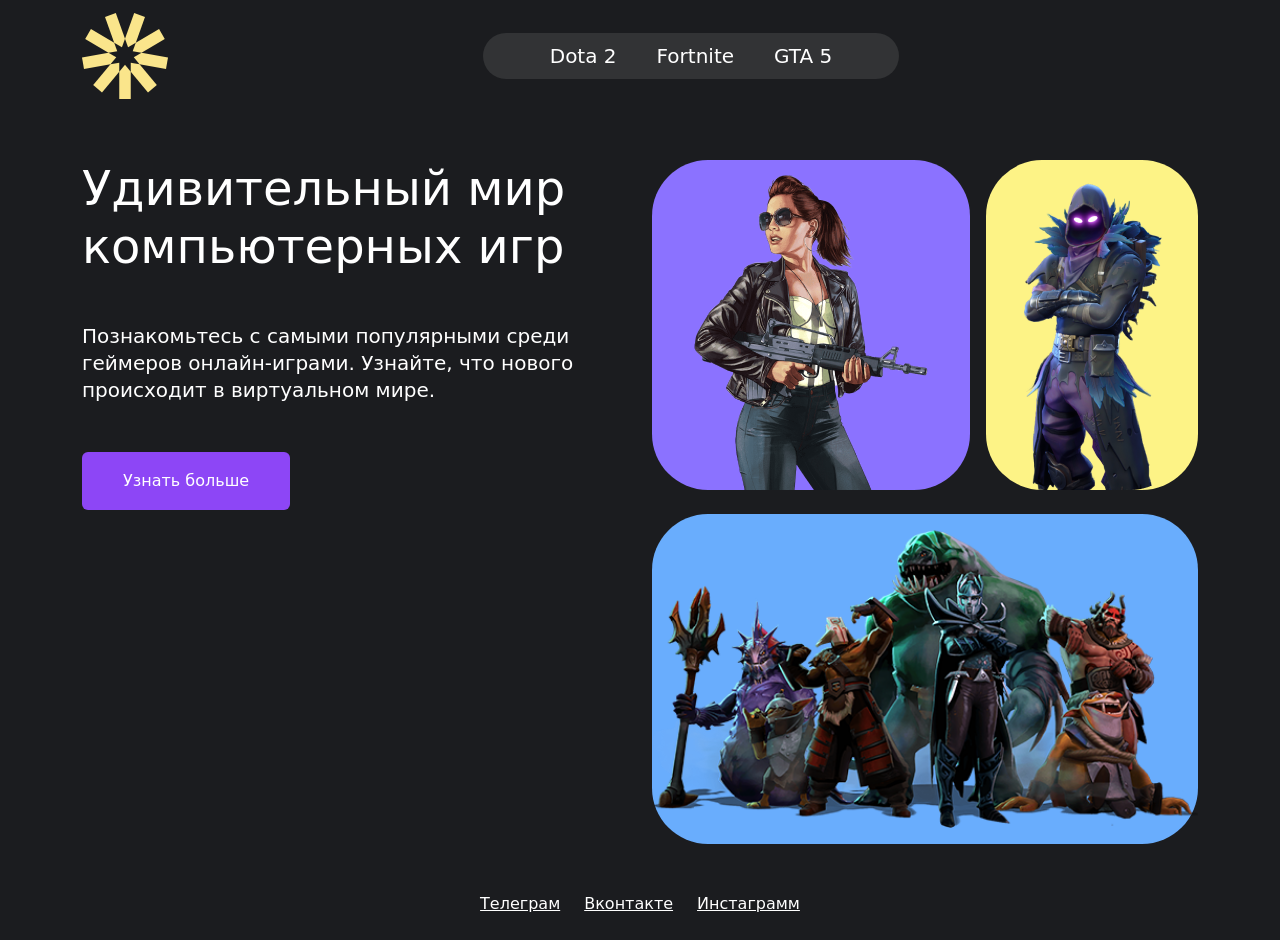
<file: index.html>
<!DOCTYPE html>
<html lang="en">
  <head>
    <meta charset="UTF-8">
    <meta http-equiv="X-UA-Compatible" content="IE=edge">
    <meta name="viewport" content="width=device-width, initial-scale=1.0">
    <title>Главная</title>
    <!-- Bootstrap-->
    <link href="https://cdn.jsdelivr.net/npm/bootstrap@5.2.3/dist/css/bootstrap.min.css" rel="stylesheet" integrity="sha384-rbsA2VBKQhggwzxH7pPCaAqO46MgnOM80zW1RWuH61DGLwZJEdK2Kadq2F9CUG65" crossorigin="anonymous">
    <!-- Свой файл стилей-->
    <link rel="stylesheet" href="style.css">
  </head>
  <body> 
    <div class="container-xl p-0">
      <nav class="navbar navbar-expand-lg menu-bg">
        <div class="container-fluid"><a class="navbar-brand" href="index.html"><img class="logo" src="./img/logo.svg" width="86" height="86" alt=""></a>
          <button class="navbar-toggler menu-btn" type="button" data-bs-toggle="collapse" data-bs-target="#navbarNavAltMarkup" aria-controls="navbarNavAltMarkup" aria-expanded="false" aria-label="Переключатель навигации"><span class="navbar-toggler-icon"></span></button>
          <div class="collapse navbar-collapse justify-content-center" id="navbarNavAltMarkup">
            <div class="navbar-nav navigation"><a class="nav-link text-white fs-5" href="dota.html">Dota 2</a><a class="nav-link text-white fs-5 mx-4" href="fortnite.html">Fortnite</a><a class="nav-link text-white fs-5" href="gta.html">GTA 5</a></div>
          </div>
        </div>
      </nav>
    </div>
    <main>
      <section class="main-content pt-5">
        <div class="container">
          <div class="row">
            <div class="col-xxl-7 col-xl-6 col-lg-6 col-md-12">
              <!-- Колонка для блока с текстом-->
              <div class="hero-section pb-5">
                <h1 class="hero-title text-white m-0">Удивительный мир <br> компьютерных игр</h1>
                <p class="hero-desc text-white my-5">Познакомьтесь с самыми популярными среди<br> геймеров онлайн-играми. Узнайте, что нового <br> происходит в виртуальном мире.</p><a class="btn btn-purple text-white" href="">Узнать больше</a>
              </div>
            </div>
            <div class="col-xxl-5 col-xl-6 col-lg-6 col-md-12">
              <!-- Колонка для карточек с играми-->
              <div class="card-games d-flex flex-column">
                <div class="first-card-row d-flex justify-content-between">
                  <div class="gta-img"><img src="./img/gta.png" alt=""></div>
                  <div class="fortnite-img"><img src="./img/fort.png" alt=""></div>
                </div>
                <div class="dota-img mt-4"><img src="./img/dota.png" alt=""></div>
              </div>
              <!-- // Колонка для карточек с играми-->
            </div>
          </div>
        </div>
      </section>
    </main>
    <footer>
      <div class="footer-content container d-flex justify-content-center mt-5 pb-4"><a class="text-white footer-link" href="">Телеграм</a><a class="text-white footer-link" href="">Вконтакте</a><a class="text-white footer-link" href="">Инстаграмм</a></div>
    </footer>
    <!-- Bootstrap JS-->
    <script src="https://cdn.jsdelivr.net/npm/bootstrap@5.2.3/dist/js/bootstrap.bundle.min.js" crossorigin="anonymous"></script>
  </body>
</html>
</file>
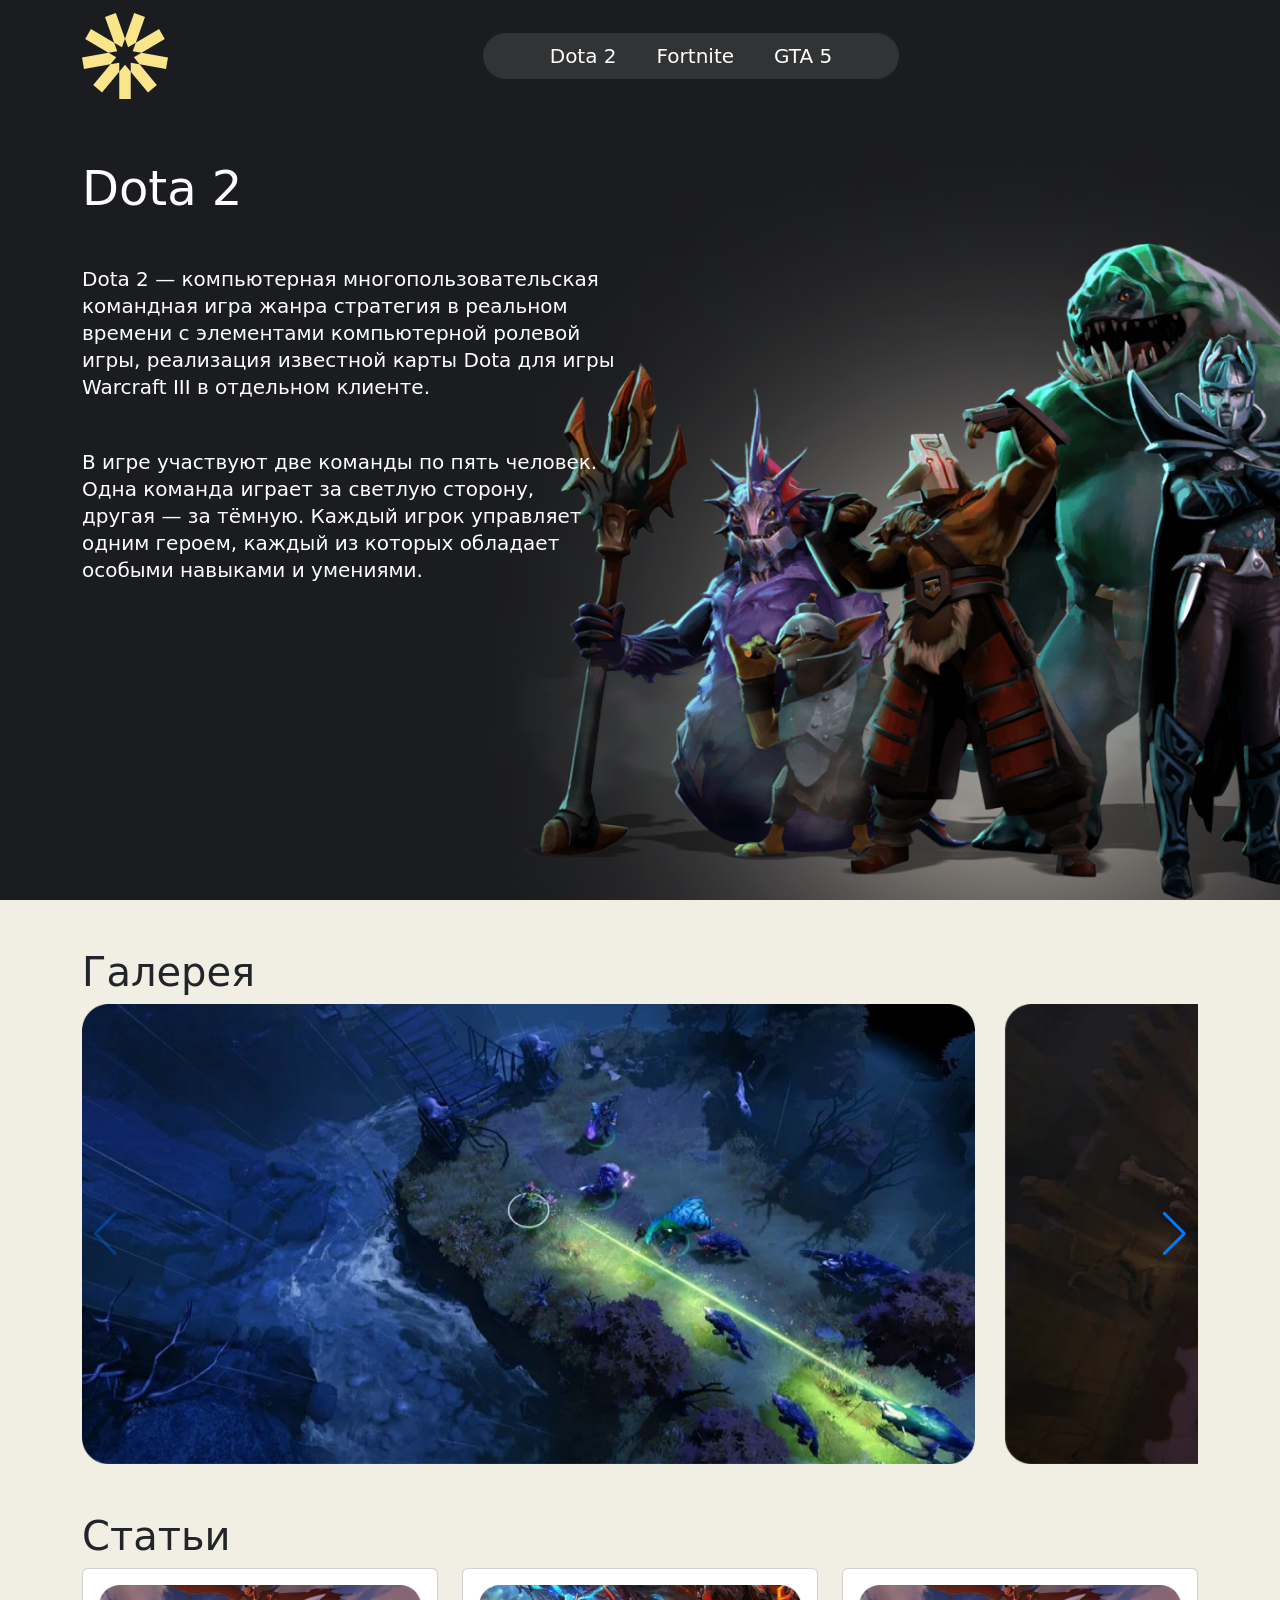
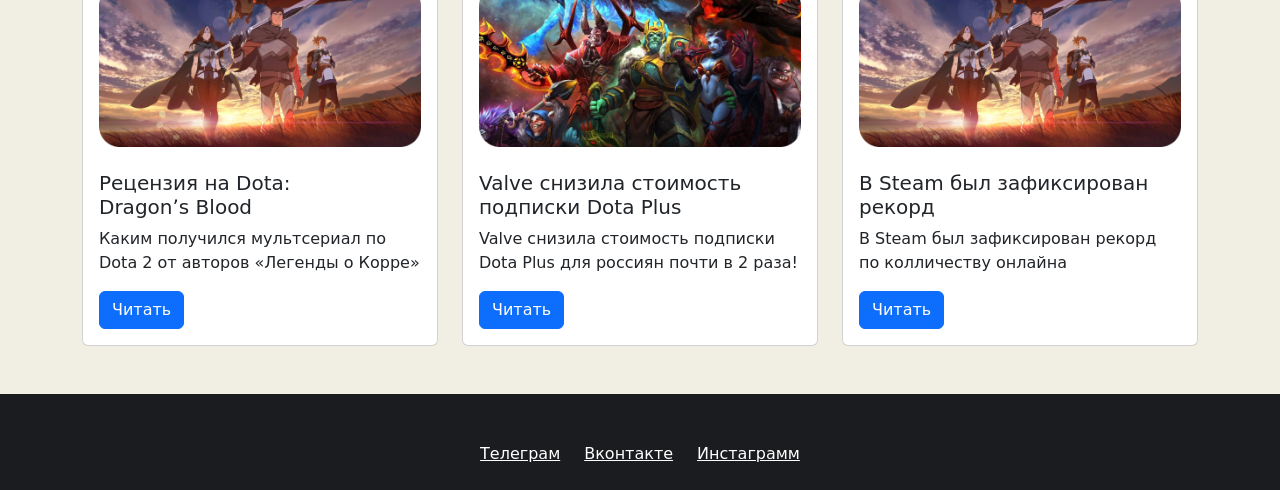
<file: dota.html>
<!DOCTYPE html>
<html lang="en">
  <head>
    <meta charset="UTF-8">
    <meta http-equiv="X-UA-Compatible" content="IE=edge">
    <meta name="viewport" content="width=device-width, initial-scale=1.0">
    <title>Dota 2</title>
    <!-- Swiper CSS-->
    <link rel="stylesheet" href="https://cdn.jsdelivr.net/npm/swiper@8/swiper-bundle.min.css">
    <!-- Bootstrap CSS-->
    <link href="https://cdn.jsdelivr.net/npm/bootstrap@5.2.3/dist/css/bootstrap.min.css" rel="stylesheet" integrity="sha384-rbsA2VBKQhggwzxH7pPCaAqO46MgnOM80zW1RWuH61DGLwZJEdK2Kadq2F9CUG65" crossorigin="anonymous">
    <!-- Свой файл стилей-->
    <link rel="stylesheet" href="style.css">
  </head>
  <body> 
    <div class="container-xl p-0">
      <nav class="navbar navbar-expand-lg menu-bg">
        <div class="container-fluid"><a class="navbar-brand" href="index.html"><img class="logo" src="./img/logo.svg" width="86" height="86" alt=""></a>
          <button class="navbar-toggler menu-btn" type="button" data-bs-toggle="collapse" data-bs-target="#navbarNavAltMarkup" aria-controls="navbarNavAltMarkup" aria-expanded="false" aria-label="Переключатель навигации"><span class="navbar-toggler-icon"></span></button>
          <div class="collapse navbar-collapse justify-content-center" id="navbarNavAltMarkup">
            <div class="navbar-nav navigation"><a class="nav-link text-white fs-5" href="dota.html">Dota 2</a><a class="nav-link text-white fs-5 mx-4" href="fortnite.html">Fortnite</a><a class="nav-link text-white fs-5" href="gta.html">GTA 5</a></div>
          </div>
        </div>
      </nav>
    </div>
    <header>
      <div class="dota-box">
        <div class="container-xl p-0">
          <div class="container">
            <div class="row">
              <div class="col-xxl-6 col-xl-6 col-lg-6 col-md-12">
                <!-- Колонка для блока с текстом-->
                <div class="hero-section pt-5">
                  <h1 class="hero-title text-white m-0">Dota 2</h1>
                  <p class="hero-desc text-white my-5">Dota 2 — компьютерная многопользовательская командная игра жанра стратегия в реальном времени с элементами компьютерной ролевой игры, реализация известной карты Dota для игры Warcraft III в отдельном клиенте.</p>
                  <p class="hero-desc text-white">В игре участвуют две команды по пять человек. Одна команда играет за светлую сторону, другая — за тёмную. Каждый игрок управляет одним героем, каждый из которых обладает особыми навыками и умениями.</p>
                </div>
              </div>
            </div>
          </div>
        </div>
        <div class="img-mobile"><img src="./img/pic/dota-big.png" alt=""></div>
      </div>
    </header>
    <main>
      <section class="gallery pt-5">
        <div class="container-xl p-0">
          <div class="container">
            <h1 class="gallery-title">Галерея</h1>
            <!-- Swiper-->
            <div class="swiper mySwiper">
              <div class="swiper-wrapper">
                <div class="swiper-slide"><img src="./img/pic/slider/dota-slide-1.png" alt=""></div>
                <div class="swiper-slide"><img src="./img/pic/slider/dota-slide-2.png" alt=""></div>
              </div>
              <div class="swiper-button-next"></div>
              <div class="swiper-button-prev"></div>
            </div>
          </div>
        </div>
      </section>
      <section class="articles py-5">
        <div class="container-xl p-0">
          <div class="container">
            <h1 class="gallery-title">Статьи</h1>
            <div class="row">
              <div class="col-md-4">
                <div class="card">
                  <div class="card-body"><img class="card-img-top mb-4" src="./img/pic/articles/dota-article-1.png" alt="...">
                    <h5 class="card-title">Рецензия на Dota: <br> Dragonʼs Blood </h5>
                    <p class="card-text">Каким получился мультсериал по Dota 2 от авторов «Легенды о Корре» </p><a class="btn btn-primary" href="#">Читать</a>
                  </div>
                </div>
              </div>
              <div class="col-md-4">
                <div class="card">
                  <div class="card-body"><img class="card-img-top mb-4" src="./img/pic/articles/dota-article-2.png" alt="...">
                    <h5 class="card-title">Valve снизила стоимость подписки Dota Plus </h5>
                    <p class="card-text">Valve снизила стоимость подписки Dota Plus для россиян почти в 2 раза! </p><a class="btn btn-primary" href="#">Читать</a>
                  </div>
                </div>
              </div>
              <div class="col-md-4">
                <div class="card">
                  <div class="card-body"><img class="card-img-top mb-4" src="./img/pic/articles/dota-article-3.png" alt="...">
                    <h5 class="card-title">В Steam был зафиксирован рекорд </h5>
                    <p class="card-text">В Steam был зафиксирован рекорд по колличеству онлайна</p><a class="btn btn-primary" href="#">Читать</a>
                  </div>
                </div>
              </div>
            </div>
          </div>
        </div>
      </section>
    </main>
    <footer>
      <div class="footer-content container d-flex justify-content-center mt-5 pb-4"><a class="text-white footer-link" href="">Телеграм</a><a class="text-white footer-link" href="">Вконтакте</a><a class="text-white footer-link" href="">Инстаграмм</a></div>
    </footer>
    <!-- Swiper JS-->
    <script src="https://cdn.jsdelivr.net/npm/swiper@8/swiper-bundle.min.js"></script>
    <!-- Bootstrap JS-->
    <script src="https://cdn.jsdelivr.net/npm/bootstrap@5.2.3/dist/js/bootstrap.bundle.min.js" crossorigin="anonymous"></script>
    <script src="./swiper-slider.js"></script>
  </body>
</html>
</file>
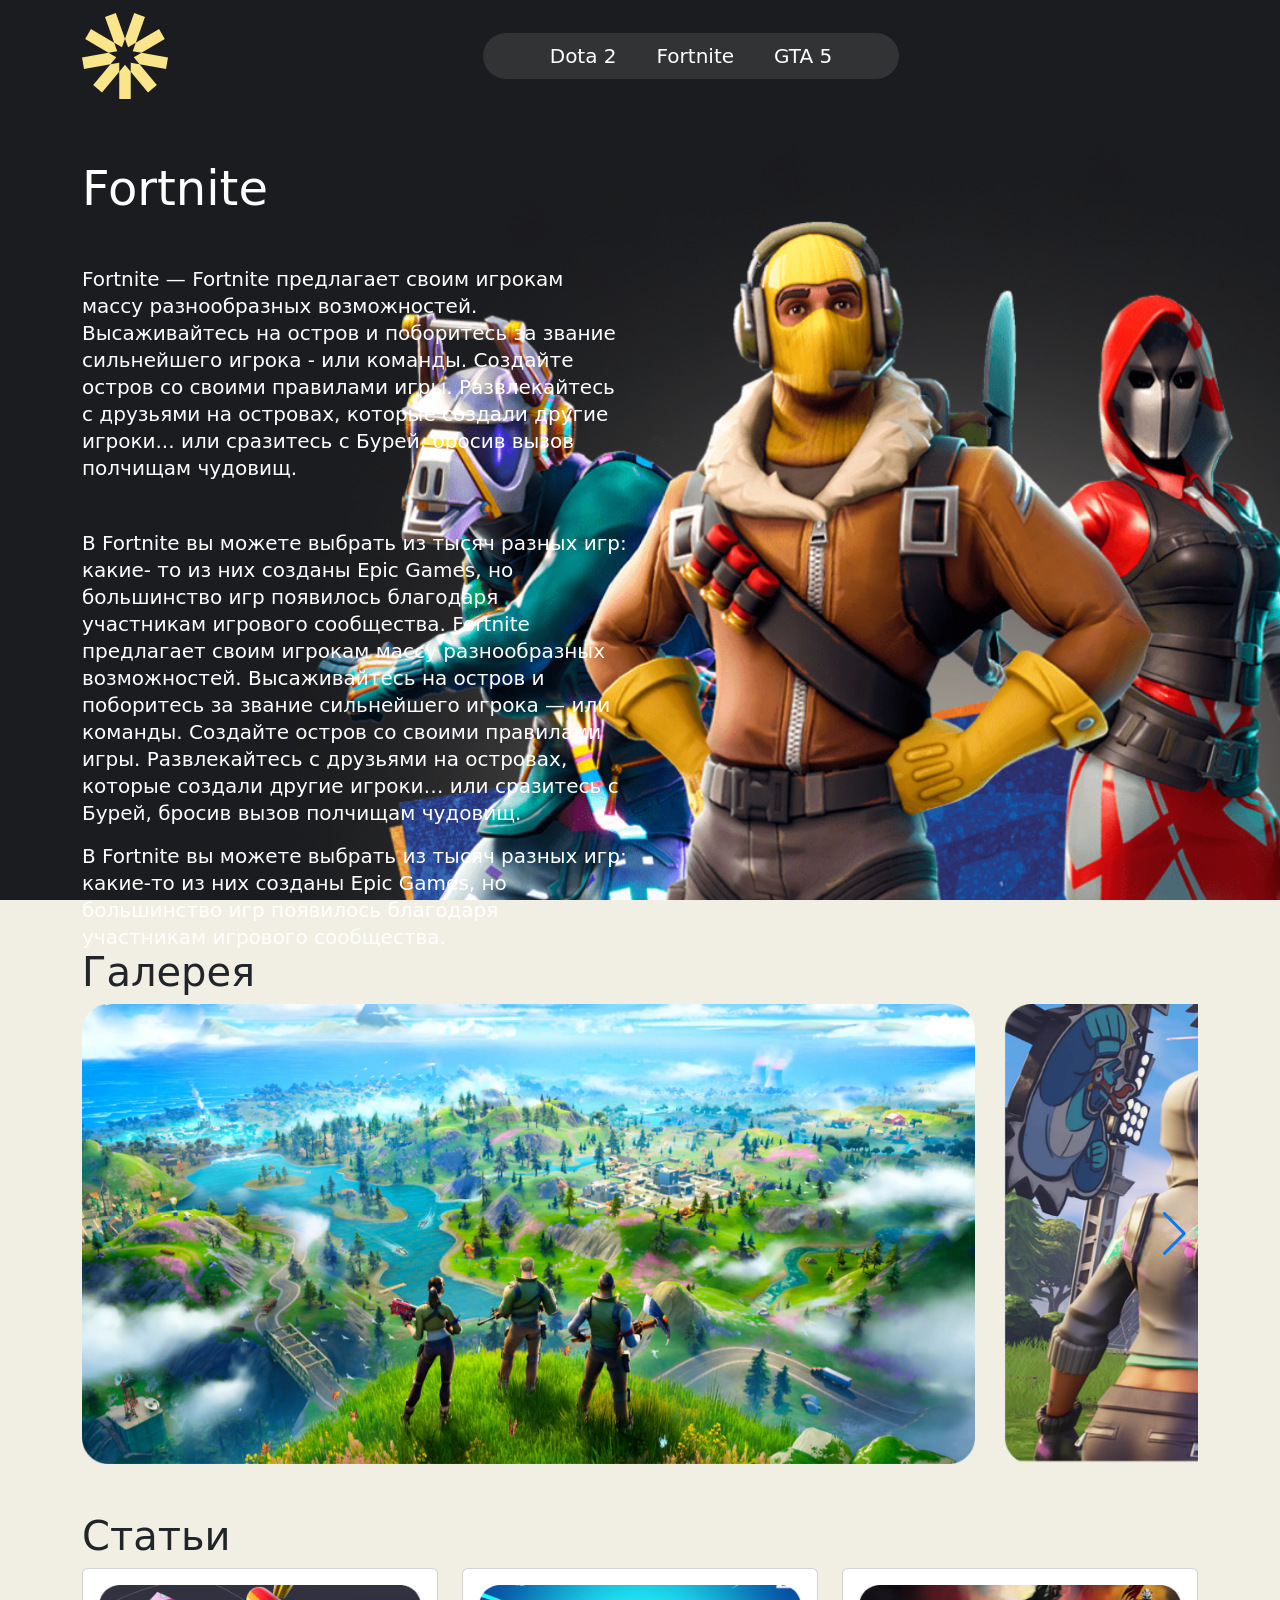
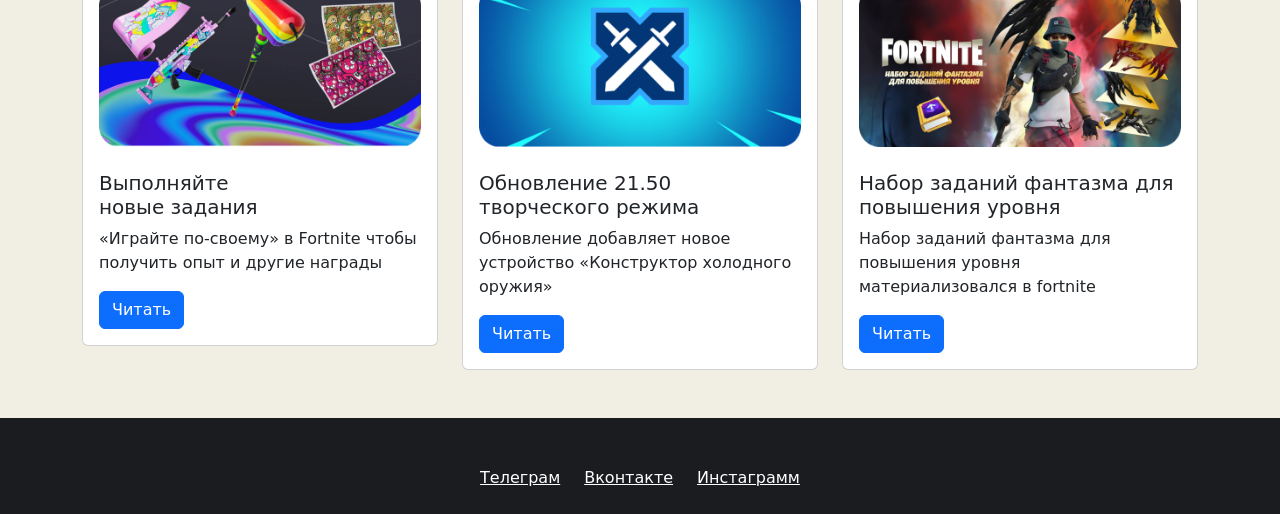
<file: fortnite.html>
<!DOCTYPE html>
<html lang="en">
  <head>
    <meta charset="UTF-8">
    <meta http-equiv="X-UA-Compatible" content="IE=edge">
    <meta name="viewport" content="width=device-width, initial-scale=1.0">
    <title>Fortnite</title>
    <!-- Swiper CSS-->
    <link rel="stylesheet" href="https://cdn.jsdelivr.net/npm/swiper@8/swiper-bundle.min.css">
    <!-- Bootstrap CSS-->
    <link href="https://cdn.jsdelivr.net/npm/bootstrap@5.2.3/dist/css/bootstrap.min.css" rel="stylesheet" integrity="sha384-rbsA2VBKQhggwzxH7pPCaAqO46MgnOM80zW1RWuH61DGLwZJEdK2Kadq2F9CUG65" crossorigin="anonymous">
    <!-- Свой файл стилей-->
    <link rel="stylesheet" href="style.css">
  </head>
  <body> 
    <div class="container-xl p-0">
      <nav class="navbar navbar-expand-lg menu-bg">
        <div class="container-fluid"><a class="navbar-brand" href="index.html"><img class="logo" src="./img/logo.svg" width="86" height="86" alt=""></a>
          <button class="navbar-toggler menu-btn" type="button" data-bs-toggle="collapse" data-bs-target="#navbarNavAltMarkup" aria-controls="navbarNavAltMarkup" aria-expanded="false" aria-label="Переключатель навигации"><span class="navbar-toggler-icon"></span></button>
          <div class="collapse navbar-collapse justify-content-center" id="navbarNavAltMarkup">
            <div class="navbar-nav navigation"><a class="nav-link text-white fs-5" href="dota.html">Dota 2</a><a class="nav-link text-white fs-5 mx-4" href="fortnite.html">Fortnite</a><a class="nav-link text-white fs-5" href="gta.html">GTA 5</a></div>
          </div>
        </div>
      </nav>
    </div>
    <header>
      <div class="fortnite-box">
        <div class="container-xl p-0">
          <div class="container">
            <div class="row">
              <div class="col-xxl-6 col-xl-6 col-lg-6 col-md-12">
                <!-- Колонка для блока с текстом-->
                <div class="hero-section pt-5">
                  <h1 class="hero-title text-white m-0">Fortnite</h1>
                  <p class="hero-desc text-white my-5">Fortnite — Fortnite предлагает своим игрокам массу разнообразных возможностей. Высаживайтесь на остров и поборитесь за звание сильнейшего игрока - или команды. Создайте остров со своими правилами игры. Развлекайтесь с друзьями на островах, которые создали другие игроки... или сразитесь с Бурей, бросив вызов полчищам чудовищ.</p>
                  <p class="hero-desc text-white">
                    B Fortnite вы можете выбрать из тысяч разных игр: какие- то из них созданы Еріс Games, но большинство игр появилось благодаря участникам игрового сообщества.
                    Fortnite предлагает своим игрокам массу разнообразных возможностей. Высаживайтесь на остров и поборитесь за звание сильнейшего игрока — или команды. Создайте остров со своими правилами игры. Развлекайтесь с друзьями на островах, которые создали другие игроки… или сразитесь с Бурей, бросив вызов полчищам чудовищ.
                  </p>
                  <p class="hero-desc text-white">В Fortnite вы можете выбрать из тысяч разных игр: какие-то из них созданы Epic Games, но большинство игр появилось благодаря участникам игрового сообщества. </p>
                </div>
              </div>
            </div>
          </div>
        </div>
        <div class="img-mobile"><img src="./img/pic/fortnite-big.png" alt=""></div>
      </div>
    </header>
    <main>
      <section class="gallery pt-5">
        <div class="container-xl p-0">
          <div class="container">
            <h1 class="gallery-title">Галерея</h1>
            <!-- Swiper-->
            <div class="swiper mySwiper">
              <div class="swiper-wrapper">
                <div class="swiper-slide"><img src="./img/pic/slider/fortnite-slide-1.png" alt=""></div>
                <div class="swiper-slide"><img src="./img/pic/slider/fortnite-slide-2.png" alt=""></div>
              </div>
              <div class="swiper-button-next"></div>
              <div class="swiper-button-prev"></div>
            </div>
          </div>
        </div>
      </section>
      <section class="articles py-5">
        <div class="container-xl p-0">
          <div class="container">
            <h1 class="gallery-title">Статьи</h1>
            <div class="row">
              <div class="col-md-4">
                <div class="card">
                  <div class="card-body"><img class="card-img-top mb-4" src="./img/pic/articles/fortnite-article-1.png" alt="...">
                    <h5 class="card-title">Выполняйте <br> новые задания</h5>
                    <p class="card-text">«Играйте по-своему» в Fortnite чтобы получить опыт и другие награды </p><a class="btn btn-primary" href="#">Читать</a>
                  </div>
                </div>
              </div>
              <div class="col-md-4">
                <div class="card">
                  <div class="card-body"><img class="card-img-top mb-4" src="./img/pic/articles/fortnite-article-2.png" alt="...">
                    <h5 class="card-title">Обновление 21.50 творческого режима </h5>
                    <p class="card-text">Обновление добавляет новое устройство «Конструктор холодного оружия»</p><a class="btn btn-primary" href="#">Читать</a>
                  </div>
                </div>
              </div>
              <div class="col-md-4">
                <div class="card">
                  <div class="card-body"><img class="card-img-top mb-4" src="./img/pic/articles/fortnite-article-3.png" alt="...">
                    <h5 class="card-title">Набор заданий фантазма для повышения уровня </h5>
                    <p class="card-text">Набор заданий фантазма для повышения уровня материализовался в fortnite</p><a class="btn btn-primary" href="#">Читать</a>
                  </div>
                </div>
              </div>
            </div>
          </div>
        </div>
      </section>
    </main>
    <footer>
      <div class="footer-content container d-flex justify-content-center mt-5 pb-4"><a class="text-white footer-link" href="">Телеграм</a><a class="text-white footer-link" href="">Вконтакте</a><a class="text-white footer-link" href="">Инстаграмм</a></div>
    </footer>
    <!-- Swiper JS-->
    <script src="https://cdn.jsdelivr.net/npm/swiper@8/swiper-bundle.min.js"></script>
    <!-- Bootstrap JS-->
    <script src="https://cdn.jsdelivr.net/npm/bootstrap@5.2.3/dist/js/bootstrap.bundle.min.js" crossorigin="anonymous"></script>
    <script src="./swiper-slider.js"></script>
  </body>
</html>
</file>
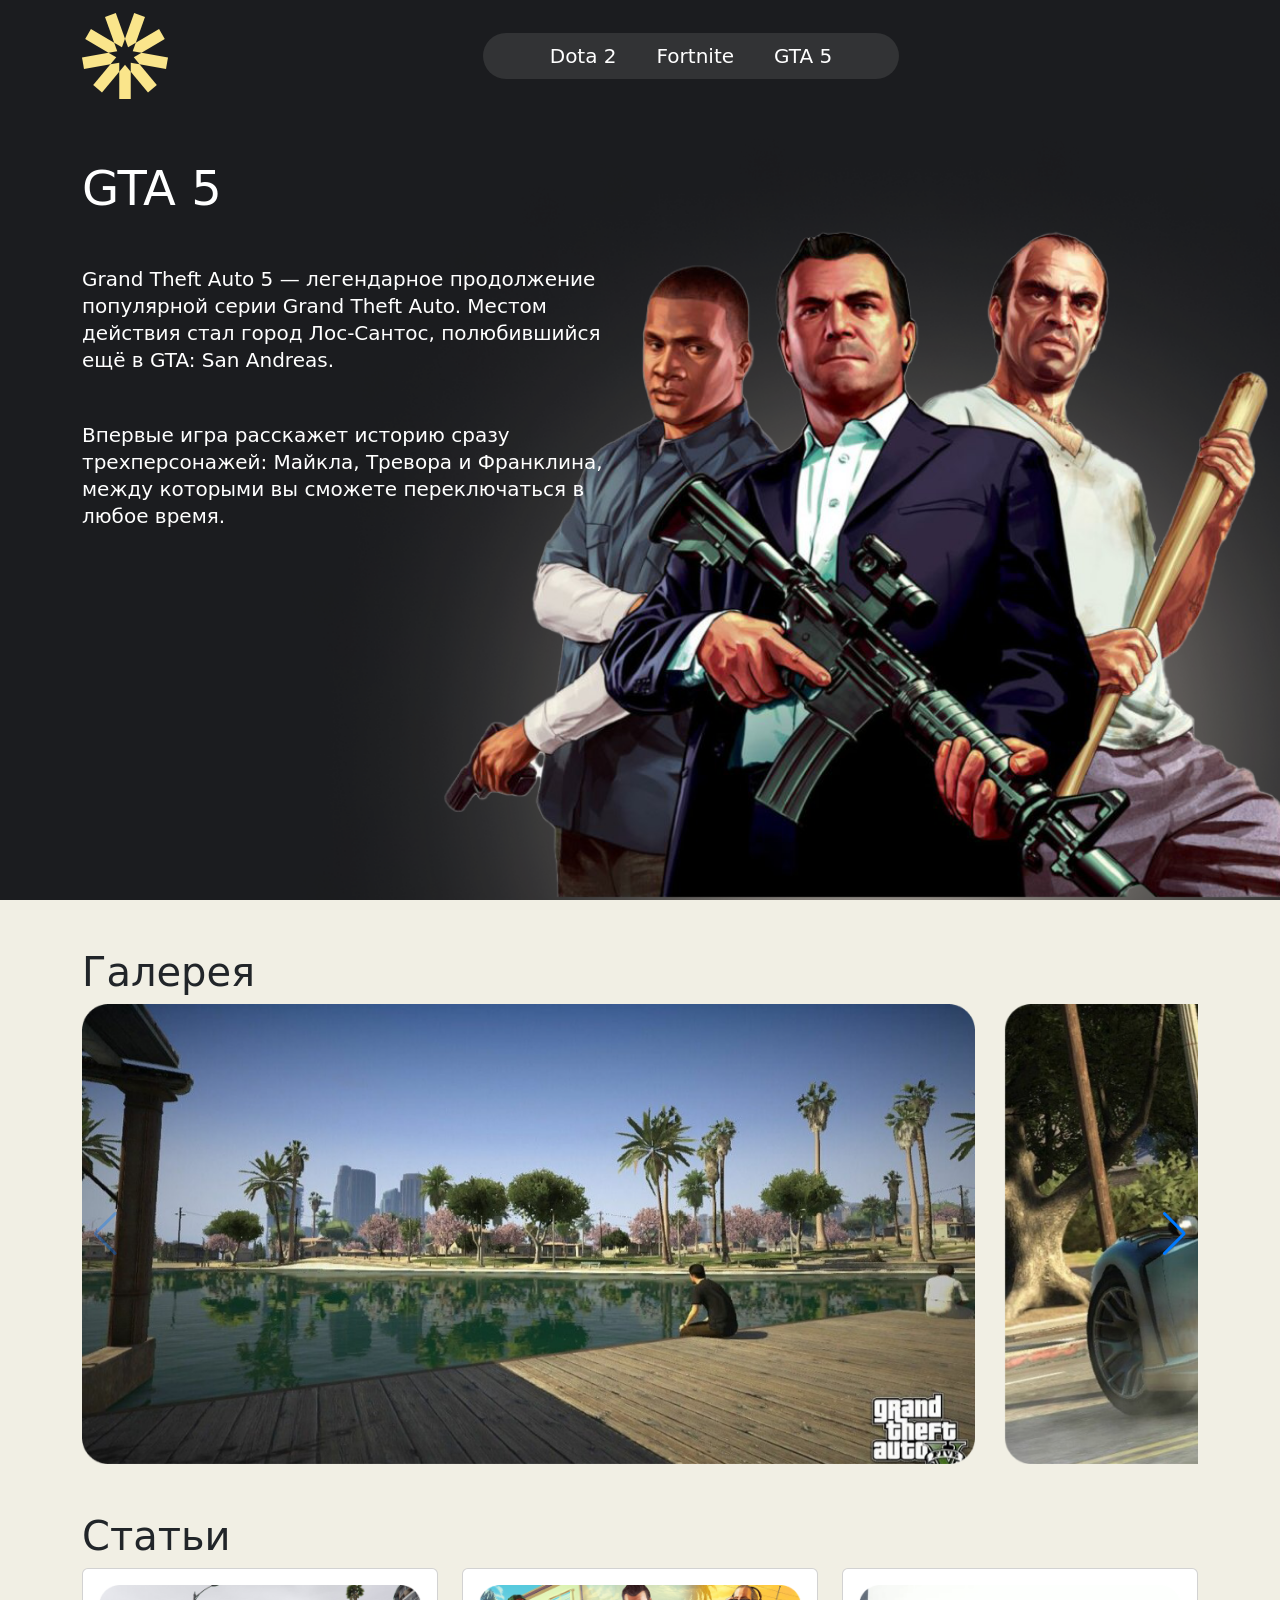
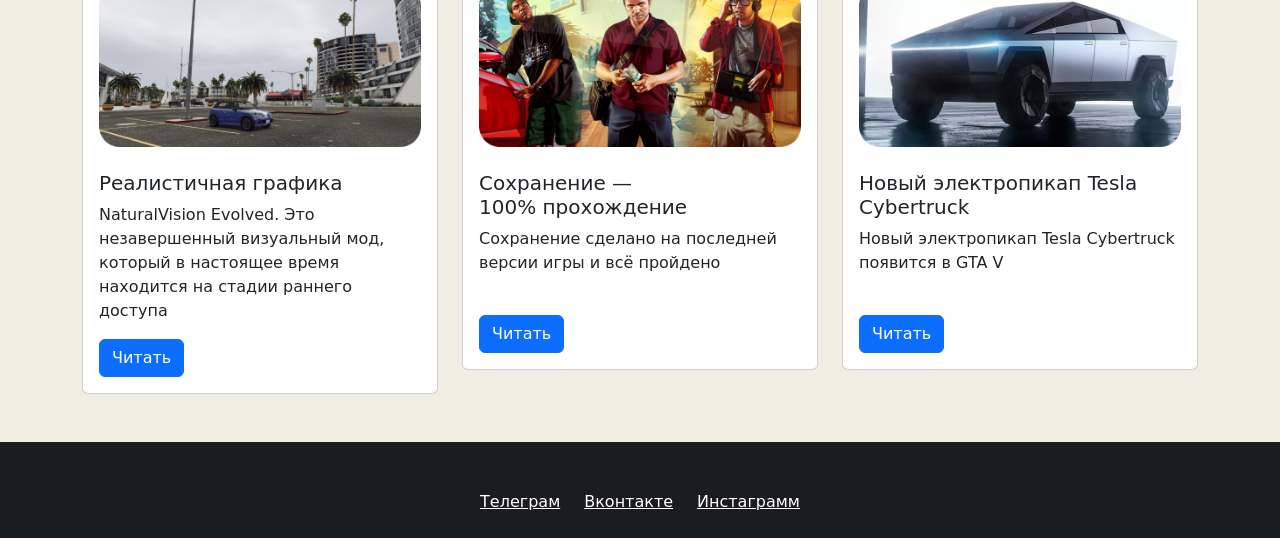
<file: gta.html>
<!DOCTYPE html>
<html lang="en">
  <head>
    <meta charset="UTF-8">
    <meta http-equiv="X-UA-Compatible" content="IE=edge">
    <meta name="viewport" content="width=device-width, initial-scale=1.0">
    <title>GTA 5</title>
    <!-- Swiper CSS-->
    <link rel="stylesheet" href="https://cdn.jsdelivr.net/npm/swiper@8/swiper-bundle.min.css">
    <!-- Bootstrap CSS-->
    <link href="https://cdn.jsdelivr.net/npm/bootstrap@5.2.3/dist/css/bootstrap.min.css" rel="stylesheet" integrity="sha384-rbsA2VBKQhggwzxH7pPCaAqO46MgnOM80zW1RWuH61DGLwZJEdK2Kadq2F9CUG65" crossorigin="anonymous">
    <!-- Свой файл стилей-->
    <link rel="stylesheet" href="style.css">
  </head>
  <body> 
    <div class="container-xl p-0">
      <nav class="navbar navbar-expand-lg menu-bg">
        <div class="container-fluid"><a class="navbar-brand" href="index.html"><img class="logo" src="./img/logo.svg" width="86" height="86" alt=""></a>
          <button class="navbar-toggler menu-btn" type="button" data-bs-toggle="collapse" data-bs-target="#navbarNavAltMarkup" aria-controls="navbarNavAltMarkup" aria-expanded="false" aria-label="Переключатель навигации"><span class="navbar-toggler-icon"></span></button>
          <div class="collapse navbar-collapse justify-content-center" id="navbarNavAltMarkup">
            <div class="navbar-nav navigation"><a class="nav-link text-white fs-5" href="dota.html">Dota 2</a><a class="nav-link text-white fs-5 mx-4" href="fortnite.html">Fortnite</a><a class="nav-link text-white fs-5" href="gta.html">GTA 5</a></div>
          </div>
        </div>
      </nav>
    </div>
    <header>
      <div class="gta-box">
        <div class="container-xl p-0">
          <div class="container">
            <div class="row">
              <div class="col-xxl-6 col-xl-6 col-lg-6 col-md-12">
                <!-- Колонка для блока с текстом-->
                <div class="hero-section pt-5">
                  <h1 class="hero-title text-white m-0">GTA 5</h1>
                  <p class="hero-desc text-white my-5">Grand Theft Auto 5 — легендарное продолжение популярной серии Grand Theft Auto. Местом действия стал город Лос-Сантос, полюбившийся ещё в GTA: San Andreas.</p>
                  <p class="hero-desc text-white">Впервые игра расскажет историю сразу трехперсонажей: Майкла, Тревора и Франклина, между которыми вы сможете переключаться в любое время.</p>
                </div>
              </div>
            </div>
          </div>
        </div>
        <div class="img-mobile"><img src="./img/pic/gta-big.png" alt=""></div>
      </div>
    </header>
    <main>
      <section class="gallery pt-5">
        <div class="container-xl p-0">
          <div class="container">
            <h1 class="gallery-title">Галерея</h1>
            <!-- Swiper-->
            <div class="swiper mySwiper">
              <div class="swiper-wrapper">
                <div class="swiper-slide"><img src="./img/pic/slider/gta-slide-1.png" alt=""></div>
                <div class="swiper-slide"><img src="./img/pic/slider/gta-slide-2.png" alt=""></div>
              </div>
              <div class="swiper-button-next"></div>
              <div class="swiper-button-prev"></div>
            </div>
          </div>
        </div>
      </section>
      <section class="articles py-5">
        <div class="container-xl p-0">
          <div class="container">
            <h1 class="gallery-title">Статьи</h1>
            <div class="row">
              <div class="col-md-4">
                <div class="card">
                  <div class="card-body"><img class="card-img-top mb-4" src="./img/pic/articles/gta-article-1.png" alt="...">
                    <h5 class="card-title">Реалистичная графика</h5>
                    <p class="card-text">NaturalVision Evolved. Это незавершенный визуальный мод, который в настоящее время находится на стадии раннего доступа</p><a class="btn btn-primary" href="#">Читать</a>
                  </div>
                </div>
              </div>
              <div class="col-md-4">
                <div class="card">
                  <div class="card-body"><img class="card-img-top mb-4" src="./img/pic/articles/gta-article-2.png" alt="...">
                    <h5 class="card-title">Сохранение — <br> 100% прохождение </h5>
                    <p class="card-text">Сохранение сделано на последней версии игры и всё пройдено <br> <br></p><a class="btn btn-primary" href="#">Читать</a>
                  </div>
                </div>
              </div>
              <div class="col-md-4">
                <div class="card">
                  <div class="card-body"><img class="card-img-top mb-4" src="./img/pic/articles/gta-article-3.png" alt="...">
                    <h5 class="card-title">Новый электропикап Tesla Cybertruck </h5>
                    <p class="card-text">Новый электропикап Tesla Cybertruck появится в GTA V <br> <br></p><a class="btn btn-primary" href="#">Читать</a>
                  </div>
                </div>
              </div>
            </div>
          </div>
        </div>
      </section>
    </main>
    <footer>
      <div class="footer-content container d-flex justify-content-center mt-5 pb-4"><a class="text-white footer-link" href="">Телеграм</a><a class="text-white footer-link" href="">Вконтакте</a><a class="text-white footer-link" href="">Инстаграмм</a></div>
    </footer>
    <!-- Swiper JS-->
    <script src="https://cdn.jsdelivr.net/npm/swiper@8/swiper-bundle.min.js"></script>
    <!-- Bootstrap JS-->
    <script src="https://cdn.jsdelivr.net/npm/bootstrap@5.2.3/dist/js/bootstrap.bundle.min.js" crossorigin="anonymous"></script>
    <script src="./swiper-slider.js"></script>
  </body>
</html>
</file>
<file: style.css>
* {
  margin: 0;
  box-sizing: border-box;
}
body {
  background: #1b1c1f;
}
.navigation {
  background-color: #323335;
  border-radius: 24px;
  width: 416px;
  justify-content: center;
}

.logo {
  animation-name: rotation;
  animation-duration: 8s;
  animation-iteration-count: infinite;
  animation-timing-function: linear;
}

.logo:hover {
  animation-play-state: paused;
}

@keyframes rotation {
  0% {
    transform: rotate(0deg);
  }
  100% {
    transform: rotate(360deg);
  }
}

.dota-box {
  height: calc(100vh - 112px);
  background-image: url("./img/pic/dota-big.png");
  background-repeat: no-repeat;
  background-position: bottom right;
  background-size: contain;
}
.gta-box {
  height: calc(100vh - 112px);
  background-image: url("./img/pic/gta-big.png");
  background-repeat: no-repeat;
  background-position: bottom right;
  background-size: contain;
}
.fortnite-box {
  height: calc(100vh - 112px);
  background-image: url("./img/pic/fortnite-big.png");
  background-repeat: no-repeat;
  background-position: bottom right;
  background-size: contain;
}
.img-mobile {
  display: none;
}

.gallery, .articles {
  background-color: #F1EFE4;
}

.swiper {
  width: 100%;
  height: 100%;
}
.swiper-slide {
  text-align: center;
  font-size: 18px;
  background: #fff;
  background: transparent;
  display: flex;
  align-items: center;
}
.swiper-slide img {
  display: block;
  width: 100%;
  height: 100%;
  object-fit: cover;
}
.swiper-slide {
  width: 80%;
}


@media (max-width: 991px) {
  .menu-bg {
    background-color: #323335;
  }
  .menu-btn {
    background-color: #fff;
  }
  .nav-link:nth-child(2) {
    margin: 0 !important;
  }
  .btn-purple {
    display: block;
  }
  .dota-box, .fortnite-box, .gta-box {
    height: 100%;
    background-image: none;
  }
  .img-mobile {
    display: flex;
    justify-content: flex-end;
  }
  .img-mobile img {
    width: 450px;
  }
}

.hero-title {
  font-size: 64px;
  line-height: 1.2;
}
.hero-desc {
  line-height: 1.35;
  font-size: 24px;
}
.btn-purple {
  background-color: #8d46f6;
  padding: 16px 40px;
  transition: background 0.2s ease-in-out;
}
.btn-purple:hover {
  background-color: #753dca;
}
@media (max-width: 1400px) {
  .hero-title {
    font-size: 48px;
  }
  .hero-desc {
    font-size: 20px;
  }
}

.gta-img {
  flex: 1.5;
  height: 330px;
  display: flex;
  justify-content: center;
  align-items: flex-end;
  border-radius: 56px;
  margin-right: 8px;
  background-color: #8b72ff;
  transition: 0.2s ease-in;
}
.gta-img:hover {
  background-color: #8d46f6;
}

.fortnite-img {
  flex: 1;
  height: 330px;
  display: flex;
  justify-content: center;
  align-items: flex-end;
  border-radius: 56px;
  margin-left: 8px;
  background-color: #fdf386;
  transition: 0.2s ease-in;
  overflow-y: clip;
}
.fortnite-img:hover {
  background-color: #71e66e;
}

.dota-img {
  width: 100%;
  height: 330px;
  display: flex;
  justify-content: center;
  align-items: flex-end;
  border-radius: 56px;
  background-color: #69adfd;
  transition: 0.2s ease-in;
  overflow-y: clip;
}
.dota-img img {
  object-fit: contain;
  width: 100%;
  object-position: center;
  height: 100%;
}
.dota-img:hover {
  background-color: #fcb8ff;
}

.footer-link:nth-child(2) {
  margin: 0 24px;
}

@media (max-width: 420px) {
  .first-card-row {
    flex-direction: column;
  }
  .gta-img {
    margin-right: 0;
    margin-bottom: 24px;
  }
  .fortnite-img {
    margin: 0;
  }
  .hero-title {
    font-size: 38px;
  }
  .footer-content {
    flex-direction: column;
  }
  .footer-link:nth-child(2) {
    margin: 0;
  }
  .img-mobile img {
    width: 350px;
  }
}
</file>
